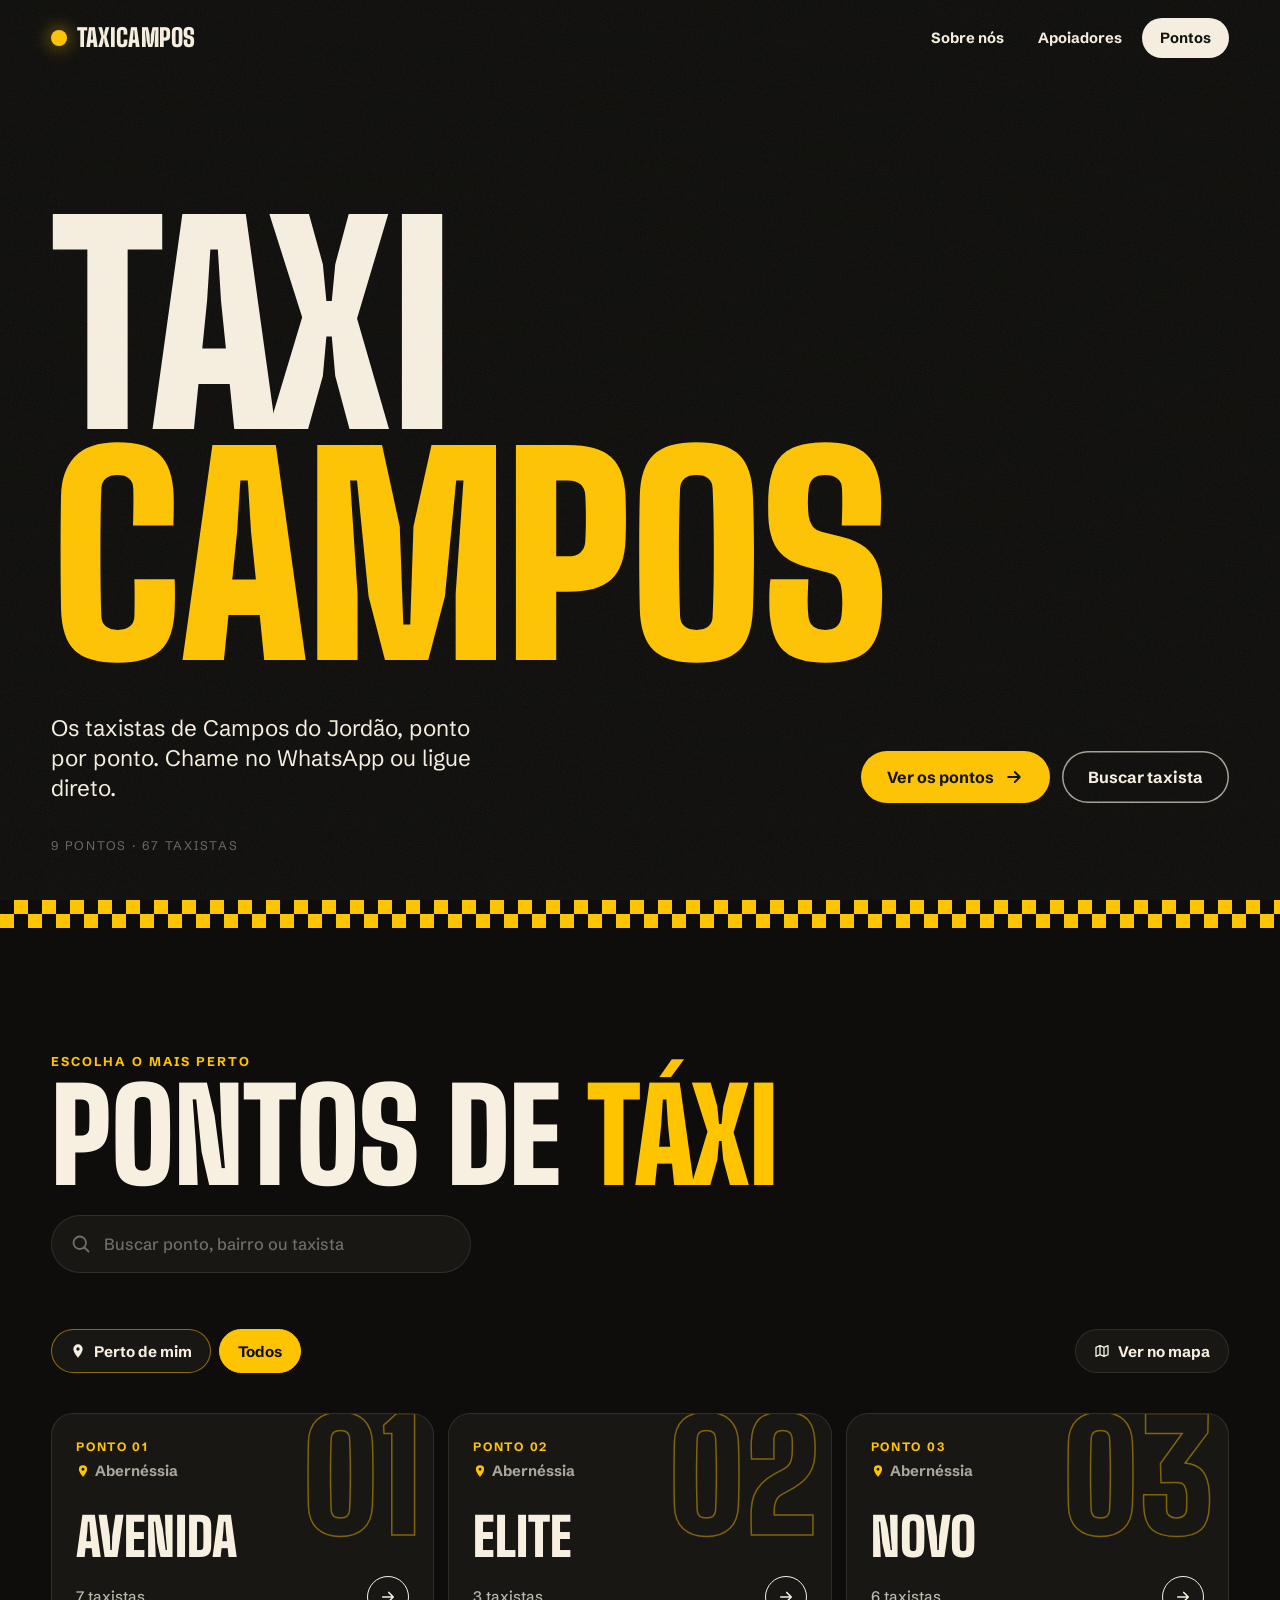
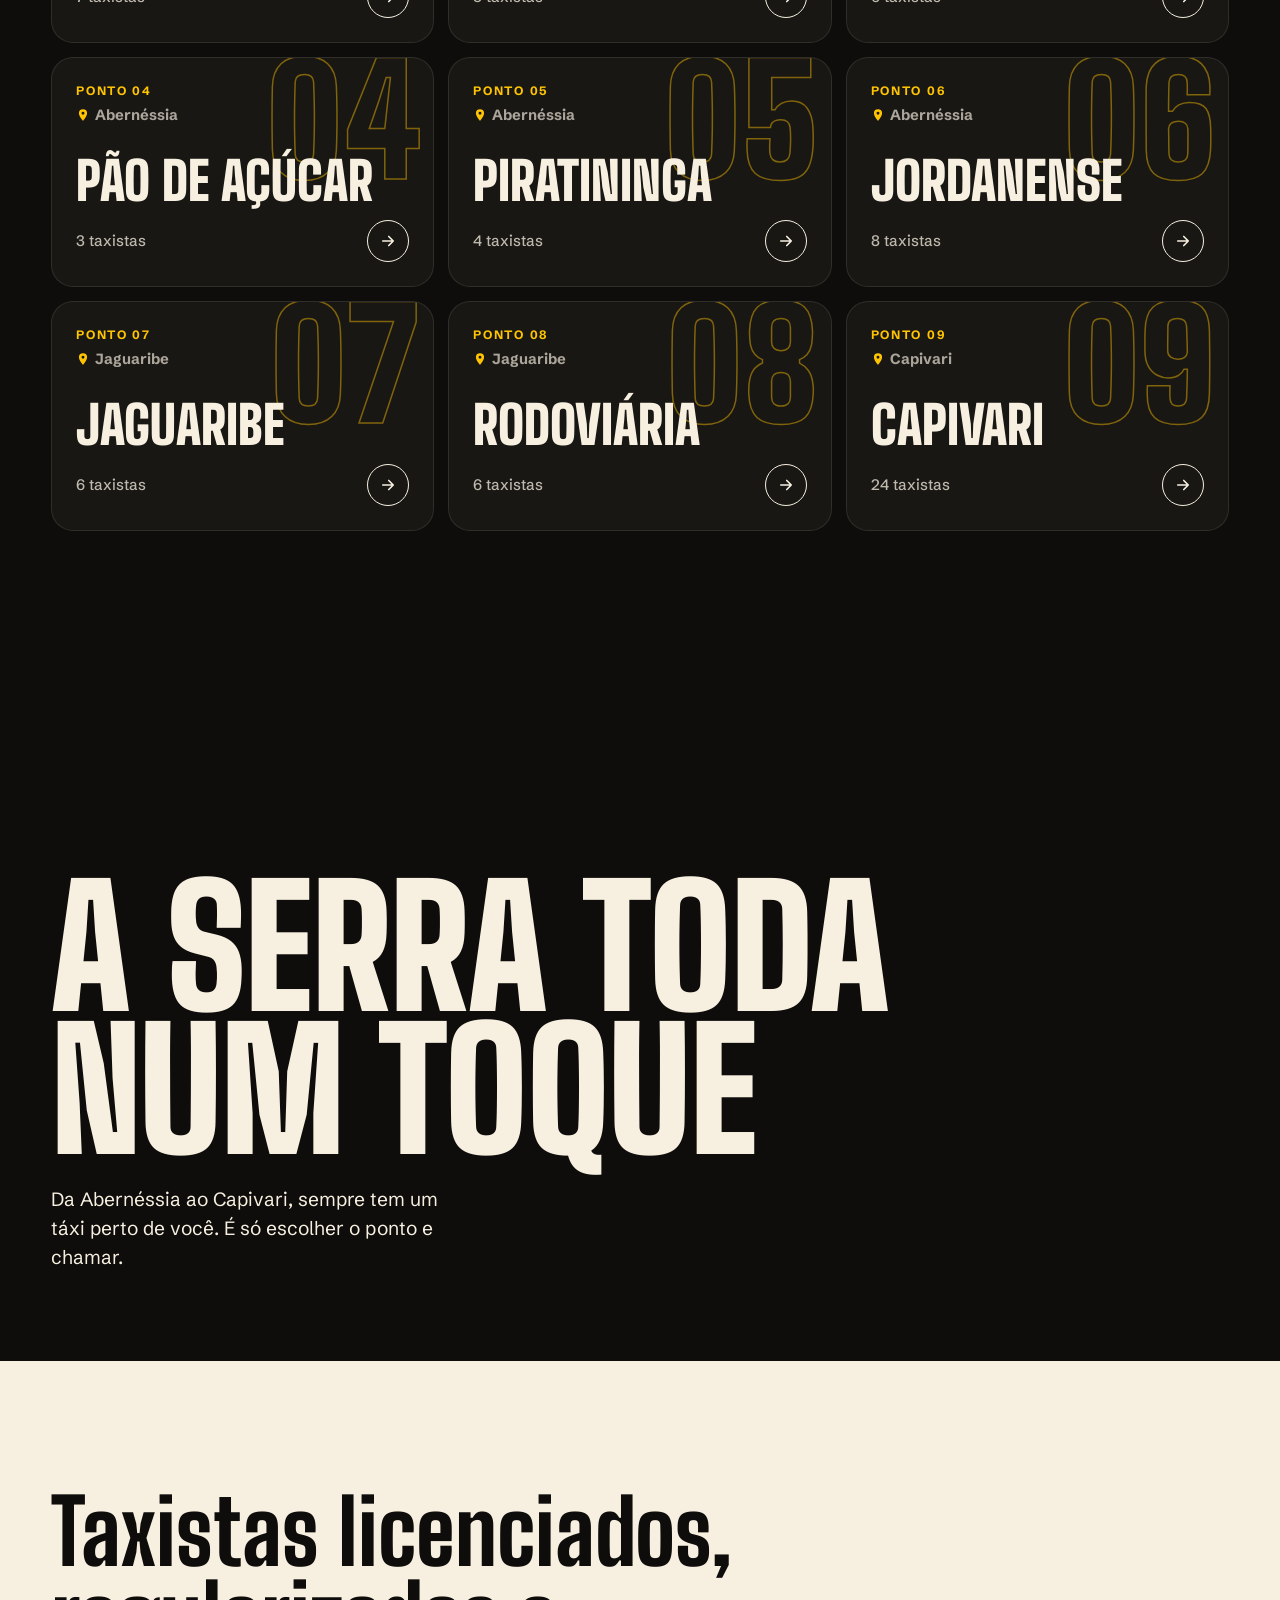
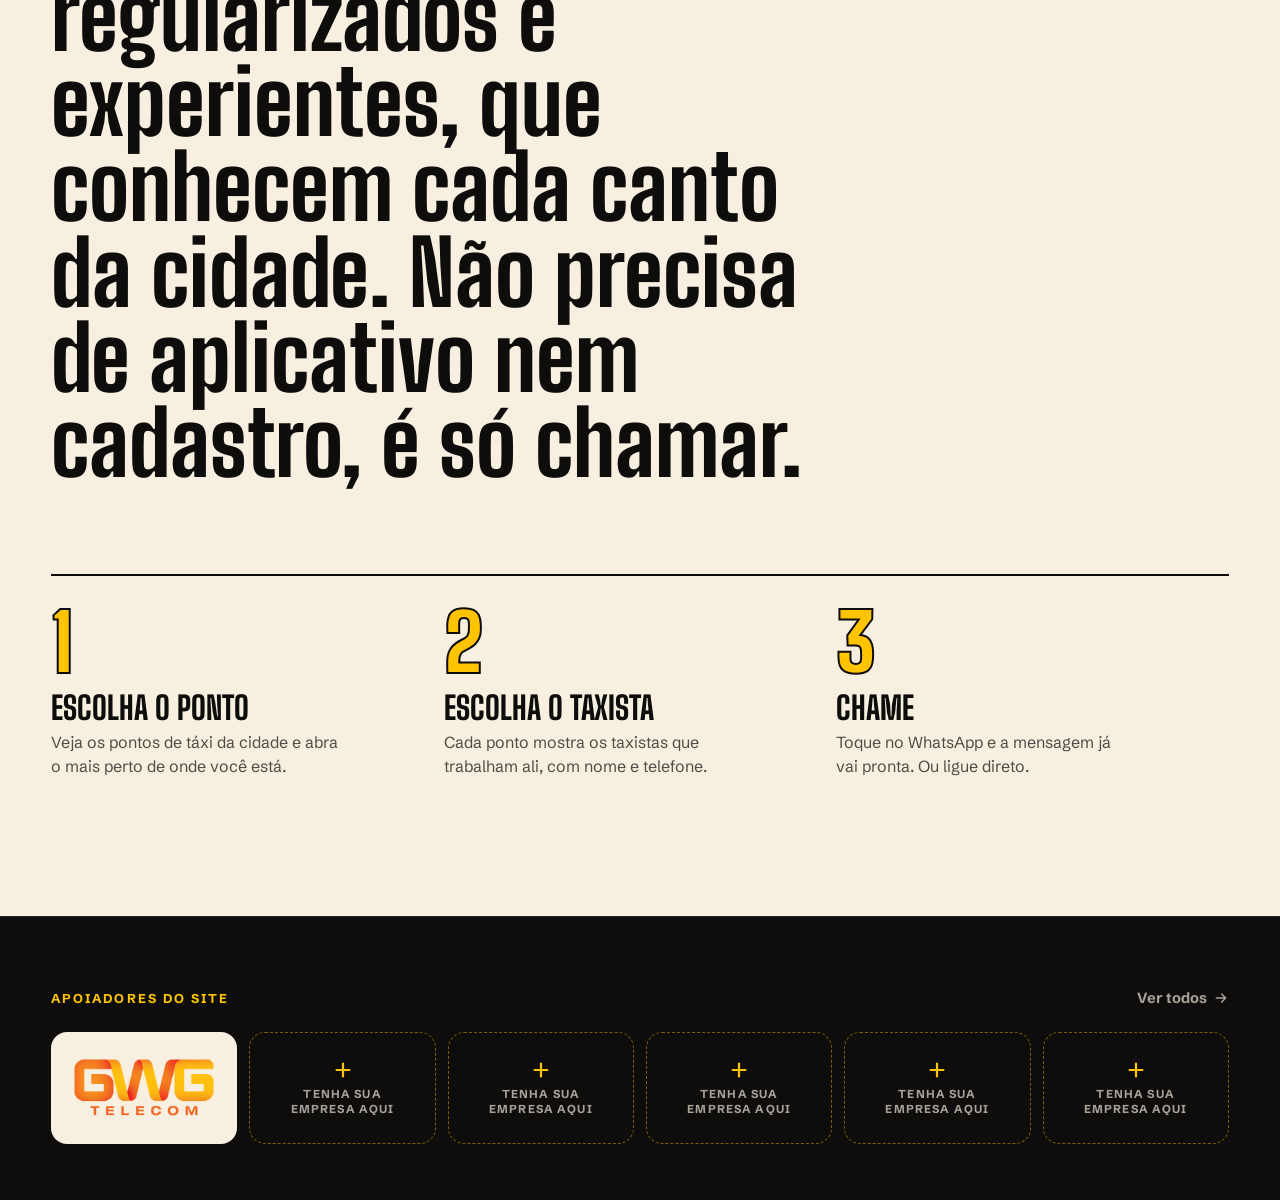
<file: index.html>
<!DOCTYPE html>
<html lang="pt-BR">
<head>
  <meta charset="UTF-8">
  <meta name="viewport" content="width=device-width, initial-scale=1">
  <meta name="description" content="Os taxistas de Campos do Jordão, ponto por ponto. Chame no WhatsApp ou ligue direto.">
  <meta name="theme-color" content="#0E0D0B">
  <title>TaxiCampos — Táxi em Campos do Jordão</title>
  <link rel="icon" type="image/png" href="icones/favicon-64.png">
  <link rel="apple-touch-icon" href="icones/apple-touch-icon.png">
  <link rel="manifest" href="manifest.webmanifest">
  <meta name="apple-mobile-web-app-capable" content="yes">
  <meta name="mobile-web-app-capable" content="yes">
  <meta name="apple-mobile-web-app-status-bar-style" content="black-translucent">
  <meta name="apple-mobile-web-app-title" content="TaxiCampos">

  <!-- Prévia ao compartilhar o link (WhatsApp, Facebook, Instagram...) -->
  <meta property="og:type" content="website">
  <meta property="og:locale" content="pt_BR">
  <meta property="og:site_name" content="TaxiCampos">
  <meta property="og:title" content="TaxiCampos — Táxi em Campos do Jordão">
  <meta property="og:description" content="Os taxistas de Campos do Jordão, ponto por ponto. Chame no WhatsApp ou ligue direto.">
  <meta property="og:image" content="https://raw.githubusercontent.com/Henrique-Inf/TaxiCampos/main/icones/compartilhar.png">
  <meta property="og:image:width" content="1200">
  <meta property="og:image:height" content="630">
  <meta property="og:image:alt" content="TaxiCampos: táxi em Campos do Jordão, com botões de WhatsApp e Ligar">
  <meta name="twitter:card" content="summary_large_image">
  <link rel="preload" href="fontes/big-shoulders-display-latin-900-normal.woff2" as="font" type="font/woff2" crossorigin>
  <link rel="preload" href="fontes/schibsted-grotesk-latin-400-normal.woff2" as="font" type="font/woff2" crossorigin>
  <link rel="preconnect" href="https://images.unsplash.com">
  <link rel="stylesheet" href="estilo.css">
</head>
<body>
  <header class="nav">
    <a href="#/" class="nav__marca" aria-label="TaxiCampos, página inicial">
      <span class="nav__ponto" aria-hidden="true"></span>TaxiCampos
    </a>
    <nav class="nav__links">
      <a href="#/sobre" class="nav__link">Sobre nós</a>
      <a href="#/apoiadores" class="nav__link">Apoiadores</a>
      <a href="#/" class="nav__botao" data-rolar="pontos">Pontos</a>
    </nav>
  </header>

  <main id="app" aria-live="polite"></main>

  <footer class="rodape" id="rodape" aria-label="Apoiadores"></footer>

  <div class="instalar" id="instalar" hidden>
    <img src="icones/icone-192.png" alt="" width="44" height="44">
    <p><strong>Instale o TaxiCampos</strong><span>Fica na tela inicial, como um app.</span></p>
    <button type="button" class="btn btn--amarelo" id="instalar-sim">Instalar</button>
    <button type="button" class="instalar__fechar" id="instalar-nao" aria-label="Fechar">×</button>
  </div>

  <dialog class="dialogo" id="dialogo-ios">
    <h2>Instalar no iPhone</h2>
    <ol>
      <li>Toque no botão <strong>Compartilhar</strong> do Safari (o quadrado com a seta para cima).</li>
      <li>Role e toque em <strong>Adicionar à Tela de Início</strong>.</li>
      <li>Toque em <strong>Adicionar</strong>. O TaxiCampos aparece junto dos seus apps.</li>
    </ol>
    <form method="dialog"><button class="btn btn--amarelo">Entendi</button></form>
  </dialog>

  <script src="dados.js"></script>
  <script src="app.js"></script>
</body>
</html>
</file>
<file: estilo.css>
/* =========================================================
   Fontes (hospedadas no próprio site, licença OFL)
   ========================================================= */

@font-face { font-family: "Big Shoulders"; src: url("fontes/big-shoulders-display-latin-700-normal.woff2") format("woff2"); font-weight: 700; font-display: swap; }
@font-face { font-family: "Big Shoulders"; src: url("fontes/big-shoulders-display-latin-800-normal.woff2") format("woff2"); font-weight: 800; font-display: swap; }
@font-face { font-family: "Big Shoulders"; src: url("fontes/big-shoulders-display-latin-900-normal.woff2") format("woff2"); font-weight: 900; font-display: swap; }
@font-face { font-family: "Schibsted"; src: url("fontes/schibsted-grotesk-latin-400-normal.woff2") format("woff2"); font-weight: 400; font-display: swap; }
@font-face { font-family: "Schibsted"; src: url("fontes/schibsted-grotesk-latin-500-normal.woff2") format("woff2"); font-weight: 500; font-display: swap; }
@font-face { font-family: "Schibsted"; src: url("fontes/schibsted-grotesk-latin-700-normal.woff2") format("woff2"); font-weight: 700; font-display: swap; }

/* =========================================================
   Base
   ========================================================= */

:root {
  --noite: #0E0D0B;
  --carvao: #191714;
  --carvao-2: #221F1A;
  --linha: rgba(247, 240, 225, .1);
  --creme: #F7F0E1;
  --creme-suave: rgba(247, 240, 225, .66);
  --creme-fraco: rgba(247, 240, 225, .4);
  --amarelo: #FFC400;
  --amarelo-claro: #FFD43B;
  --verde: #25D366;
  --verde-escuro: #1DB257;

  --display: "Big Shoulders", "Arial Narrow", Impact, sans-serif;
  --texto: "Schibsted", system-ui, -apple-system, "Segoe UI", Roboto, sans-serif;

  --margem: clamp(18px, 4vw, 56px);
  --raio: 22px;
}

* { box-sizing: border-box; }

html { -webkit-text-size-adjust: 100%; scroll-behavior: smooth; }

body {
  margin: 0;
  font-family: var(--texto);
  font-size: 1rem;
  line-height: 1.5;
  color: var(--creme);
  background: var(--noite);
  -webkit-font-smoothing: antialiased;
  overflow-x: hidden;
}

/* granulado de filme por cima de tudo */
body::after {
  content: "";
  position: fixed;
  inset: 0;
  z-index: 100;
  pointer-events: none;
  opacity: .07;
  background-image: url("data:image/svg+xml,%3Csvg xmlns='http://www.w3.org/2000/svg' width='220' height='220'%3E%3Cfilter id='g'%3E%3CfeTurbulence type='fractalNoise' baseFrequency='.85' numOctaves='3' stitchTiles='stitch'/%3E%3C/filter%3E%3Crect width='100%25' height='100%25' filter='url(%23g)'/%3E%3C/svg%3E");
}

a { color: inherit; }
img { max-width: 100%; }

::selection { background: var(--amarelo); color: var(--noite); }

:focus-visible { outline: 3px solid var(--amarelo); outline-offset: 3px; }

.sr-only {
  position: absolute; width: 1px; height: 1px; padding: 0; margin: -1px;
  overflow: hidden; clip: rect(0,0,0,0); white-space: nowrap; border: 0;
}

.display {
  font-family: var(--display);
  font-weight: 900;
  text-transform: uppercase;
  line-height: .86;
  letter-spacing: -.005em;
  margin: 0;
}

/* =========================================================
   Navegação
   ========================================================= */

.nav {
  position: absolute;
  top: 0; left: 0; right: 0;
  z-index: 20;
  display: flex;
  justify-content: space-between;
  align-items: center;
  gap: 12px;
  padding: 18px var(--margem);
}

.nav__marca {
  justify-self: start;
  display: inline-flex;
  align-items: center;
  gap: 10px;
  font-family: var(--display);
  font-weight: 900;
  font-size: 1.55rem;
  text-transform: uppercase;
  text-decoration: none;
  letter-spacing: .01em;
}
.nav__ponto {
  width: 16px; height: 16px;
  border-radius: 50%;
  background: var(--amarelo);
  box-shadow: 0 0 18px rgba(255, 196, 0, .7);
}


.nav__links { display: flex; align-items: center; gap: 6px; }
.nav__link, .nav__botao { white-space: nowrap; }
.nav__link {
  padding: 9px 14px;
  border-radius: 999px;
  font-weight: 700;
  font-size: .92rem;
  text-decoration: none;
  transition: background .2s, color .2s;
}
.nav__link:hover { background: rgba(247, 240, 225, .1); color: var(--amarelo); }

.nav__botao {
  justify-self: end;
  padding: 9px 18px;
  border-radius: 999px;
  background: var(--creme);
  color: var(--noite);
  font-weight: 700;
  font-size: .92rem;
  text-decoration: none;
  transition: background .2s, transform .2s;
}
.nav__botao:hover { background: var(--amarelo); }

@media (max-width: 640px) {
  .nav__marca { font-size: 1.35rem; }
  .nav__link { padding: 9px 8px; }
}
@media (max-width: 440px) {
  .nav { padding-left: 14px; padding-right: 14px; }
  .nav__marca { gap: 7px; font-size: 1.2rem; }
  .nav__ponto { width: 12px; height: 12px; }
  .nav__links { gap: 2px; }
  .nav__link, .nav__botao { font-size: .84rem; }
  .nav__link { padding: 8px 7px; }
  .nav__botao { padding: 8px 12px; }
}
@media (max-width: 385px) {
  .nav { padding-left: 10px; padding-right: 10px; gap: 6px; }
  .nav__marca { gap: 5px; font-size: .98rem; }
  .nav__ponto { width: 10px; height: 10px; }
  .nav__link, .nav__botao { font-size: .74rem; }
  .nav__link { padding: 7px 4px; }
  .nav__botao { padding: 7px 9px; }
}

/* =========================================================
   Botões
   ========================================================= */

.btn {
  display: inline-flex;
  align-items: center;
  justify-content: center;
  gap: 10px;
  min-height: 52px;
  padding: 0 26px;
  border-radius: 999px;
  border: 0;
  font: 700 1rem var(--texto);
  text-decoration: none;
  cursor: pointer;
  transition: transform .15s, background-color .2s, color .2s, box-shadow .2s;
}
.btn:active { transform: scale(.97); }
.btn svg { width: 20px; height: 20px; flex: none; }

.btn--amarelo { background: var(--amarelo); color: var(--noite); }
.btn--amarelo:hover { background: var(--amarelo-claro); box-shadow: 0 8px 30px rgba(255, 196, 0, .3); }

.btn--fantasma { background: transparent; color: var(--creme); box-shadow: inset 0 0 0 1.5px var(--creme-suave); }
.btn--fantasma:hover { box-shadow: inset 0 0 0 1.5px var(--creme); background: rgba(247, 240, 225, .06); }

.btn--whats { background: var(--verde); color: #06210F; }
.btn--whats:hover { background: #3BE37A; box-shadow: 0 8px 26px rgba(37, 211, 102, .28); }

/* =========================================================
   Capa (página inicial)
   ========================================================= */

.capa {
  position: relative;
  min-height: 100svh;
  display: flex;
  flex-direction: column;
  justify-content: flex-end;
  padding: 120px var(--margem) 44px;
  overflow: hidden;
  isolation: isolate;
  background: var(--noite);
}
.capa__foto {
  position: absolute;
  inset: 0;
  z-index: -1;
  background:
    linear-gradient(180deg, rgba(14,13,11,.55) 0%, rgba(14,13,11,.1) 30%, rgba(14,13,11,.35) 58%, var(--noite) 100%),
    radial-gradient(ellipse at 30% 30%, transparent 0%, rgba(14,13,11,.5) 80%),
    url("https://images.unsplash.com/photo-1556122071-e404eaedb77f?auto=format&fit=crop&w=2200&q=70") center 38% / cover no-repeat;
  animation: aproximar 18s ease-out both;
}
@media (max-width: 700px) {
  .capa__foto {
    background:
      linear-gradient(180deg, rgba(14,13,11,.55) 0%, rgba(14,13,11,.1) 30%, rgba(14,13,11,.45) 55%, var(--noite) 100%),
      url("https://images.unsplash.com/photo-1556122071-e404eaedb77f?auto=format&fit=crop&w=1100&q=70") 62% 30% / cover no-repeat;
  }
}

.capa__titulo {
  font-size: clamp(5.2rem, 21vw, 17rem);
  animation: subir .9s cubic-bezier(.2, .7, .2, 1) both;
}
.capa__titulo span { display: block; }
.capa__titulo .amarelo { color: var(--amarelo); }

.capa__rodape {
  display: flex;
  justify-content: space-between;
  align-items: flex-end;
  gap: 24px 40px;
  flex-wrap: wrap;
  margin-top: clamp(22px, 4vw, 40px);
  animation: subir .9s .15s cubic-bezier(.2, .7, .2, 1) both;
}
.capa__texto {
  max-width: 30ch;
  margin: 0;
  font-size: clamp(1.1rem, 2vw, 1.4rem);
  line-height: 1.35;
  color: var(--creme);
}
.capa__acoes { display: flex; gap: 12px; flex-wrap: wrap; }

.capa__dica {
  margin: 34px 0 0;
  font-size: .78rem;
  letter-spacing: .14em;
  text-transform: uppercase;
  color: var(--creme-fraco);
}

@keyframes subir { from { opacity: 0; transform: translateY(40px); } to { opacity: 1; transform: none; } }
@keyframes aproximar { from { transform: scale(1.12); } to { transform: scale(1); } }

@media (prefers-reduced-motion: reduce) {
  *, *::before, *::after { animation: none !important; transition: none !important; }
  html { scroll-behavior: auto; }
}

/* faixa quadriculada de táxi */
.xadrez {
  height: 28px;
  background:
    repeating-conic-gradient(var(--amarelo) 0 25%, var(--noite) 0 50%) 0 0 / 28px 28px;
  border-block: 0;
}
.xadrez--fina { height: 14px; background-size: 14px 14px; }

/* =========================================================
   Seções
   ========================================================= */

.secao { padding: clamp(64px, 10vw, 130px) var(--margem); }

.secao__topo {
  display: flex;
  justify-content: space-between;
  align-items: flex-end;
  gap: 24px 40px;
  flex-wrap: wrap;
  margin-bottom: clamp(28px, 5vw, 56px);
}
.secao__titulo { font-size: clamp(3.4rem, 10vw, 8rem); }
.secao__titulo .amarelo { color: var(--amarelo); }
.rotulo {
  display: block;
  margin-bottom: 14px;
  font-family: var(--texto);
  font-size: .8rem;
  font-weight: 700;
  letter-spacing: .16em;
  text-transform: uppercase;
  color: var(--amarelo);
}

/* busca */
.busca {
  position: relative;
  width: min(100%, 420px);
}
.busca svg {
  position: absolute;
  left: 20px; top: 50%;
  width: 20px; height: 20px;
  transform: translateY(-50%);
  color: var(--creme-fraco);
  pointer-events: none;
}
.busca input {
  width: 100%;
  height: 58px;
  padding: 0 22px 0 52px;
  border-radius: 999px;
  border: 1.5px solid var(--linha);
  background: var(--carvao);
  color: var(--creme);
  font: 500 1.02rem var(--texto);
  outline: none;
  transition: border-color .2s, background .2s;
}
.busca input::placeholder { color: var(--creme-fraco); }
.busca input:focus { border-color: var(--amarelo); background: var(--carvao-2); }

.subtitulo-lista {
  margin: 48px 0 18px;
  font-size: .8rem;
  font-weight: 700;
  letter-spacing: .16em;
  text-transform: uppercase;
  color: var(--creme-fraco);
}
.subtitulo-lista:first-child { margin-top: 0; }

.vazio {
  padding: 60px 0;
  text-align: center;
  font-size: 1.1rem;
  color: var(--creme-suave);
}

/* =========================================================
   Filtros (Perto de mim)
   ========================================================= */

.filtros {
  display: flex;
  gap: 8px;
  flex-wrap: wrap;
  margin-bottom: clamp(26px, 4vw, 40px);
}
.filtro {
  display: inline-flex;
  align-items: center;
  gap: 8px;
  min-height: 44px;
  padding: 0 18px;
  border-radius: 999px;
  border: 1.5px solid var(--linha);
  background: var(--carvao);
  color: var(--creme);
  font: 700 .95rem var(--texto);
  cursor: pointer;
  transition: background .2s, color .2s, border-color .2s;
}
.filtro span {
  display: inline-grid;
  place-items: center;
  min-width: 22px;
  height: 22px;
  padding: 0 6px;
  border-radius: 999px;
  background: rgba(247, 240, 225, .1);
  font-size: .75rem;
}
.filtro:hover { border-color: var(--amarelo); }
.filtro svg { width: 16px; height: 16px; flex: none; }
.filtro--perto { border-color: rgba(255, 196, 0, .5); }
.filtro--mapa { margin-left: auto; }
@media (max-width: 480px) { .filtro--mapa { margin-left: 0; } }
.aviso-local { margin: -14px 0 24px; color: var(--amarelo); font-size: .92rem; }
.ponto__topo { display: flex; flex-direction: column; align-items: flex-start; gap: 4px; }
.ponto__bairro {
  display: inline-flex;
  align-items: center;
  gap: 5px;
  font-size: .92rem;
  font-weight: 600;
  color: var(--creme-suave);
  transition: color .25s;
}
.ponto__bairro svg { width: 14px; height: 14px; color: var(--amarelo); transition: color .25s; }
.ponto:hover .ponto__bairro, .ponto:focus-visible .ponto__bairro,
.ponto:hover .ponto__bairro svg, .ponto:focus-visible .ponto__bairro svg { color: var(--noite); }
.ponto__distancia {
  display: inline-flex;
  align-items: center;
  gap: 4px;
  margin-top: 6px;
  font-size: .85rem;
  font-weight: 700;
  color: var(--creme);
}
.ponto__distancia svg { width: 14px; height: 14px; color: var(--amarelo); }
.ponto:hover .ponto__distancia, .ponto:focus-visible .ponto__distancia,
.ponto:hover .ponto__distancia svg, .ponto:focus-visible .ponto__distancia svg { color: var(--noite); }
.filtro[aria-pressed="true"] { background: var(--amarelo); border-color: var(--amarelo); color: var(--noite); }
.filtro[aria-pressed="true"] span { background: rgba(14, 13, 11, .15); }

.topo-ponto__regiao {
  display: inline-flex;
  align-items: center;
  gap: 6px;
  margin-left: 6px;
  letter-spacing: .1em;
  color: var(--creme);
}
.topo-ponto__regiao svg { width: 16px; height: 16px; color: var(--amarelo); }

/* =========================================================
   Cartões de ponto
   ========================================================= */

.grade-pontos {
  display: grid;
  grid-template-columns: repeat(auto-fill, minmax(min(100%, 290px), 1fr));
  gap: 14px;
}

.ponto {
  position: relative;
  display: flex;
  flex-direction: column;
  justify-content: space-between;
  gap: 20px;
  min-height: 230px;
  padding: 24px;
  border-radius: var(--raio);
  background: var(--carvao);
  border: 1px solid var(--linha);
  text-decoration: none;
  overflow: hidden;
  isolation: isolate;
  transition: background-color .25s, color .25s, transform .25s, border-color .25s;
}
@media (max-width: 640px) { .ponto { min-height: 180px; } .ponto__numero { font-size: 8rem; } }
.ponto:hover, .ponto:focus-visible {
  background: var(--amarelo);
  border-color: var(--amarelo);
  color: var(--noite);
  transform: translateY(-4px);
}

.ponto__numero {
  position: absolute;
  top: -14px; right: 12px;
  z-index: -1;
  font-family: var(--display);
  font-weight: 900;
  font-size: 9.5rem;
  line-height: 1;
  color: transparent;
  -webkit-text-stroke: 1.5px rgba(255, 196, 0, .45);
  transition: color .25s, -webkit-text-stroke-color .25s;
}
.ponto:hover .ponto__numero, .ponto:focus-visible .ponto__numero {
  color: rgba(14, 13, 11, .1);
  -webkit-text-stroke-color: rgba(14, 13, 11, .35);
}

.ponto__rotulo {
  font-size: .76rem;
  font-weight: 700;
  letter-spacing: .14em;
  text-transform: uppercase;
  color: var(--amarelo);
  transition: color .25s;
}
.ponto:hover .ponto__rotulo, .ponto:focus-visible .ponto__rotulo { color: var(--noite); }

.ponto__nome {
  margin: 0;
  font-family: var(--display);
  font-weight: 900;
  font-size: clamp(2.6rem, 5vw, 3.3rem);
  line-height: .88;
  text-transform: uppercase;
}
.ponto__rodape {
  display: flex;
  justify-content: space-between;
  align-items: center;
  gap: 10px;
  margin-top: 16px;
  font-size: .95rem;
  font-weight: 500;
}
.ponto__rodape span:first-child { opacity: .75; }
.ponto__seta {
  display: grid;
  place-items: center;
  width: 42px; height: 42px;
  border-radius: 50%;
  border: 1.5px solid currentColor;
  transition: transform .25s;
}
.ponto__seta svg { width: 18px; height: 18px; }
.ponto:hover .ponto__seta { transform: rotate(-45deg); }

/* =========================================================
   Faixa com foto (a serra)
   ========================================================= */

.faixa {
  position: relative;
  min-height: 78svh;
  display: flex;
  align-items: flex-end;
  padding: clamp(40px, 7vw, 90px) var(--margem);
  isolation: isolate;
  overflow: hidden;
}
.faixa::before {
  content: "";
  position: absolute;
  inset: 0;
  z-index: -1;
  background:
    linear-gradient(180deg, var(--noite) 0%, rgba(14,13,11,.15) 30%, rgba(14,13,11,.25) 60%, rgba(14,13,11,.88) 100%),
    url("https://images.unsplash.com/photo-1610721832411-335b30a7926a?auto=format&fit=crop&w=2200&q=70") center / cover no-repeat;
}
.faixa__conteudo {
  width: 100%;
  display: flex;
  justify-content: space-between;
  align-items: flex-end;
  gap: 24px 48px;
  flex-wrap: wrap;
}
.faixa__titulo { font-size: clamp(4rem, 13vw, 11rem); }
.faixa__texto {
  max-width: 34ch;
  margin: 0;
  font-size: clamp(1.02rem, 1.6vw, 1.2rem);
  color: var(--creme);
}

/* =========================================================
   Como funciona (seção clara)
   ========================================================= */

.claro {
  background: var(--creme);
  color: var(--noite);
}
.manifesto {
  max-width: 19ch;
  margin: 0;
  font-family: var(--display);
  font-weight: 800;
  font-size: clamp(2.6rem, 7vw, 6rem);
  line-height: .95;
}

.passos {
  display: grid;
  grid-template-columns: repeat(auto-fit, minmax(min(100%, 240px), 1fr));
  gap: 0;
  margin: clamp(44px, 7vw, 90px) 0 0;
  padding: 0;
  list-style: none;
  border-top: 2px solid var(--noite);
}
.passos li {
  padding: 26px 26px 10px 0;
}
.passos b {
  display: block;
  font-family: var(--display);
  font-weight: 900;
  font-size: 5rem;
  line-height: 1;
  color: var(--amarelo);
  -webkit-text-stroke: 2px var(--noite);
}
.passos h3 {
  margin: 10px 0 6px;
  font-family: var(--display);
  font-weight: 800;
  font-size: 2rem;
  text-transform: uppercase;
  line-height: 1;
}
.passos p { margin: 0; max-width: 30ch; color: rgba(14, 13, 11, .72); }

/* =========================================================
   Página do ponto
   ========================================================= */

.topo-ponto {
  position: relative;
  min-height: 72svh;
  display: flex;
  flex-direction: column;
  justify-content: flex-end;
  padding: 120px var(--margem) 44px;
  isolation: isolate;
  overflow: hidden;
}
.topo-ponto::before {
  content: "";
  position: absolute;
  inset: 0;
  z-index: -1;
  background:
    linear-gradient(180deg, rgba(14,13,11,.7) 0%, rgba(14,13,11,.35) 35%, rgba(14,13,11,.6) 70%, var(--noite) 100%),
    url("https://images.unsplash.com/photo-1668861711790-17594ba17413?auto=format&fit=crop&w=2000&q=70") center 30% / cover no-repeat;
  animation: aproximar 18s ease-out both;
}

.voltar {
  align-self: flex-start;
  display: inline-flex;
  align-items: center;
  gap: 8px;
  margin-bottom: auto;
  padding: 9px 16px 9px 12px;
  border-radius: 999px;
  background: rgba(14, 13, 11, .55);
  border: 1px solid var(--linha);
  backdrop-filter: blur(10px);
  -webkit-backdrop-filter: blur(10px);
  font-weight: 700;
  font-size: .9rem;
  text-decoration: none;
  transition: background .2s;
}
.voltar:hover { background: rgba(14, 13, 11, .85); }
.voltar svg { width: 18px; height: 18px; transform: rotate(180deg); }

.topo-ponto__rotulo {
  display: inline-flex;
  align-items: center;
  gap: 12px;
  margin: 40px 0 10px;
  font-weight: 700;
  font-size: .85rem;
  letter-spacing: .16em;
  text-transform: uppercase;
  color: var(--amarelo);
}
.topo-ponto__rotulo b {
  font-family: var(--display);
  font-size: 1.6rem;
  letter-spacing: 0;
  padding: 2px 12px;
  border-radius: 8px;
  background: var(--amarelo);
  color: var(--noite);
}
.topo-ponto__nome {
  font-size: clamp(4.6rem, 17vw, 14rem);
  animation: subir .8s cubic-bezier(.2, .7, .2, 1) both;
}
.topo-ponto__info {
  display: flex;
  align-items: center;
  gap: 14px 24px;
  flex-wrap: wrap;
  margin-top: 22px;
  font-size: 1.05rem;
  color: var(--creme-suave);
}
.topo-ponto__info strong { color: var(--creme); }

/* =========================================================
   Cartões de taxista
   ========================================================= */

.grade-taxistas {
  display: grid;
  grid-template-columns: repeat(auto-fill, minmax(min(100%, 330px), 1fr));
  gap: 14px;
}

.taxista {
  display: flex;
  flex-direction: column;
  gap: 22px;
  padding: 22px;
  border-radius: var(--raio);
  background: var(--carvao);
  border: 1px solid var(--linha);
  transition: border-color .25s, background-color .25s;
}
.taxista:hover { border-color: rgba(255, 196, 0, .45); background: var(--carvao-2); }

.taxista__topo { display: flex; align-items: center; gap: 16px; min-width: 0; }

.foto {
  flex: none;
  width: 82px; height: 82px;
  border-radius: 50%;
  object-fit: cover;
  box-shadow: 0 0 0 3px var(--carvao), 0 0 0 5px var(--amarelo);
  background: var(--carvao-2);
}
.foto-iniciais {
  display: grid;
  place-items: center;
  background: var(--amarelo);
  color: var(--noite);
  font-family: var(--display);
  font-weight: 900;
  font-size: 2.1rem;
  line-height: 1;
}

.taxista__info { min-width: 0; }
.taxista__nome {
  margin: 0;
  font-family: var(--display);
  font-weight: 900;
  font-size: 2.15rem;
  line-height: .9;
  text-transform: uppercase;
  overflow-wrap: anywhere;
}
.taxista__carro { margin: 8px 0 0; color: var(--creme); font-weight: 500; min-height: 1.5em; }
.taxista__carro span { color: var(--amarelo); font-weight: 700; }
.taxista__tel {
  margin: 4px 0 0;
  color: var(--creme-suave);
  font-variant-numeric: tabular-nums;
  letter-spacing: .02em;
}
.taxista__ponto { margin: 6px 0 0; font-size: .88rem; }
.taxista__ponto a { color: var(--amarelo); text-decoration: none; font-weight: 700; }
.taxista__ponto a:hover { text-decoration: underline; }

.acoes { display: grid; grid-template-columns: 1fr 1fr; gap: 10px; }
.acoes .btn { padding: 0 14px; }
.acoes .btn:only-child { grid-column: 1 / -1; }

/* =========================================================
   Apoiadores
   ========================================================= */

.topo-simples {
  position: relative;
  display: flex;
  flex-direction: column;
  padding: 120px var(--margem) clamp(44px, 7vw, 80px);
  overflow: hidden;
  isolation: isolate;
}
.topo-simples::before {
  content: "";
  position: absolute;
  inset: 0;
  z-index: -1;
  background: radial-gradient(ellipse 60% 70% at 85% 10%, rgba(255, 196, 0, .16), transparent 70%);
}
.topo-simples .voltar { margin-bottom: clamp(40px, 7vw, 80px); }
.topo-simples__titulo {
  font-size: clamp(4.2rem, 17vw, 14rem);
  animation: subir .8s cubic-bezier(.2, .7, .2, 1) both;
}
.topo-simples__titulo .amarelo { color: var(--amarelo); }
.topo-simples__texto {
  max-width: 44ch;
  margin: 22px 0 0;
  font-size: clamp(1.05rem, 1.8vw, 1.3rem);
  color: var(--creme-suave);
}

.grade-apoiadores {
  display: grid;
  grid-template-columns: repeat(auto-fill, minmax(min(100%, 280px), 1fr));
  gap: 14px;
}
@media (min-width: 900px) { .grade-apoiadores { grid-template-columns: repeat(3, 1fr); } }

.apoiador {
  display: flex;
  flex-direction: column;
  border-radius: var(--raio);
  background: var(--carvao);
  border: 1px solid var(--linha);
  text-decoration: none;
  overflow: hidden;
  transition: border-color .25s, transform .25s;
}
a.apoiador:hover { border-color: var(--amarelo); transform: translateY(-4px); }

.apoiador__logo {
  display: grid;
  place-items: center;
  aspect-ratio: 16 / 9;
  padding: 26px;
  background: var(--creme);
  color: var(--noite);
}
.apoiador__logo { min-height: 0; }
.apoiador__logo img { display: block; width: 100%; height: 100%; min-height: 0; object-fit: contain; }
.logo-nome {
  font-family: var(--display);
  font-weight: 900;
  font-size: 2rem;
  line-height: .95;
  text-transform: uppercase;
  text-align: center;
}

.apoiador__info { padding: 20px 22px 22px; }
.apoiador__nome {
  margin: 0;
  font-family: var(--display);
  font-weight: 900;
  font-size: 1.9rem;
  line-height: .95;
  text-transform: uppercase;
}
.apoiador__descricao { margin: 8px 0 0; color: var(--creme-suave); }
.apoiador__link {
  display: inline-flex;
  align-items: center;
  gap: 6px;
  margin-top: 14px;
  font-weight: 700;
  font-size: .92rem;
  color: var(--amarelo);
}
.apoiador__link svg { width: 16px; height: 16px; transition: transform .2s; }
a.apoiador:hover .apoiador__link svg { transform: translateX(4px); }

/* vagas "Tenha sua empresa aqui" */
.aviso-apoio {
  max-width: 52ch;
  margin: 18px 0 0;
  padding: 14px 18px;
  border-left: 3px solid var(--amarelo);
  border-radius: 0 12px 12px 0;
  background: rgba(255, 196, 0, .07);
  font-size: .95rem;
  color: var(--creme-suave);
}
.topo-simples__texto strong { color: var(--creme); }

.apoiador.vaga {
  background: transparent;
  border: 1.5px dashed rgba(255, 196, 0, .45);
}
a.apoiador.vaga:hover { border-style: solid; border-color: var(--amarelo); background: rgba(255, 196, 0, .05); }
.vaga__logo {
  background: transparent;
  color: var(--amarelo);
  border-bottom: 1.5px dashed rgba(255, 196, 0, .3);
}
.vaga__logo svg { width: 54px; height: 54px; transition: transform .25s; }
a.apoiador.vaga:hover .vaga__logo svg { transform: rotate(90deg); }
.apoiador.vaga .apoiador__nome { font-size: 1.7rem; }

/* =========================================================
   Rodapé (apoiadores)
   ========================================================= */

.rodape {
  padding: clamp(44px, 6vw, 70px) var(--margem) clamp(36px, 5vw, 56px);
  border-top: 1px solid var(--linha);
}
.rodape[hidden] { display: none; }
.rodape__topo {
  display: flex;
  justify-content: space-between;
  align-items: center;
  gap: 16px;
  margin-bottom: 22px;
}
.rodape__topo .rotulo { margin: 0; }
.rodape__ver {
  display: inline-flex;
  align-items: center;
  gap: 6px;
  font-weight: 700;
  font-size: .92rem;
  text-decoration: none;
  color: var(--creme-suave);
  transition: color .2s;
}
.rodape__ver:hover { color: var(--amarelo); }
.rodape__ver svg { width: 16px; height: 16px; }

.rodape__logos {
  display: grid;
  grid-template-columns: repeat(auto-fill, minmax(150px, 1fr));
  gap: 12px;
}
@media (min-width: 900px) { .rodape__logos { grid-template-columns: repeat(6, 1fr); } }
.rodape__logo {
  display: grid;
  place-items: center;
  height: 112px;
  padding: 18px 22px;
  border-radius: 16px;
  background: var(--creme);
  color: var(--noite);
  text-decoration: none;
  transition: transform .25s, box-shadow .25s;
}
a.rodape__logo:hover { transform: translateY(-3px); box-shadow: 0 10px 30px rgba(255, 196, 0, .18); }
.rodape__logo img { display: block; max-width: 100%; max-height: 76px; object-fit: contain; }
.rodape__logo .logo-nome { font-size: 1.35rem; }
.rodape__logo.vaga {
  display: flex;
  flex-direction: column;
  justify-content: center;
  align-items: center;
  gap: 6px;
  background: transparent;
  border: 1.5px dashed rgba(255, 196, 0, .45);
  color: var(--creme-suave);
  font-size: .72rem;
  font-weight: 700;
  letter-spacing: .1em;
  text-transform: uppercase;
  text-align: center;
  line-height: 1.3;
}
.rodape__logo.vaga svg { width: 22px; height: 22px; color: var(--amarelo); }
a.rodape__logo.vaga:hover { border-style: solid; border-color: var(--amarelo); color: var(--creme); box-shadow: none; }

/* =========================================================
   Aviso para instalar o app
   ========================================================= */

.instalar {
  position: fixed;
  left: 12px;
  right: 12px;
  bottom: calc(16px + env(safe-area-inset-bottom));
  z-index: 50;
  max-width: 560px;
  margin: 0 auto;
  display: flex;
  align-items: center;
  gap: 12px;
  padding: 12px 12px 12px 14px;
  border-radius: 20px;
  background: rgba(34, 31, 26, .96);
  border: 1px solid rgba(255, 196, 0, .35);
  box-shadow: 0 18px 50px rgba(0, 0, 0, .5);
  backdrop-filter: blur(12px);
  -webkit-backdrop-filter: blur(12px);
  animation: subir .5s cubic-bezier(.2, .7, .2, 1) both;
}
.instalar[hidden] { display: none; }
.instalar img { flex: none; border-radius: 12px; }
.instalar p { flex: 1; min-width: 0; margin: 0; display: flex; flex-direction: column; line-height: 1.25; }
.instalar strong { font-size: .98rem; }
.instalar span { font-size: .84rem; color: var(--creme-suave); }
.instalar .btn { min-height: 42px; padding: 0 18px; font-size: .92rem; flex: none; }
.instalar__fechar {
  flex: none;
  width: 34px; height: 34px;
  border: 0;
  border-radius: 50%;
  background: transparent;
  color: var(--creme-suave);
  font-size: 1.5rem;
  line-height: 1;
  cursor: pointer;
}
.instalar__fechar:hover { background: rgba(247, 240, 225, .1); color: var(--creme); }

.dialogo {
  width: min(440px, calc(100% - 32px));
  padding: 26px;
  border: 1px solid var(--linha);
  border-radius: var(--raio);
  background: var(--carvao);
  color: var(--creme);
}
.dialogo::backdrop { background: rgba(0, 0, 0, .6); }
.dialogo h2 {
  margin: 0 0 14px;
  font-family: var(--display);
  font-weight: 900;
  font-size: 2.2rem;
  line-height: .95;
  text-transform: uppercase;
}
.dialogo ol { margin: 0 0 22px; padding-left: 20px; display: grid; gap: 10px; color: var(--creme-suave); }
.dialogo strong { color: var(--creme); }
.dialogo form { display: flex; justify-content: flex-end; }

/* =========================================================
   Pagamento da mensalidade
   ========================================================= */

.pagamento { display: grid; gap: 18px; max-width: 980px; }

.pix {
  display: grid;
  grid-template-columns: minmax(0, 300px) 1fr;
  gap: clamp(20px, 4vw, 44px);
  align-items: center;
  padding: clamp(20px, 4vw, 36px);
  border-radius: var(--raio);
  background: var(--carvao);
  border: 1px solid var(--linha);
}
@media (max-width: 700px) { .pix { grid-template-columns: 1fr; justify-items: center; text-align: center; } }

.pix__qr {
  width: 100%;
  max-width: 300px;
  aspect-ratio: 1;
  padding: 10px;
  border-radius: 18px;
  background: #fff;
  box-shadow: 0 0 0 4px var(--amarelo);
}
.pix__qr svg { display: block; width: 100%; height: 100%; }
.pix__semqr { margin: 0; color: var(--noite); font-weight: 600; padding: 20px; }

.pix__valor {
  margin: 0 0 14px;
  font-family: var(--display);
  font-weight: 900;
  font-size: clamp(3.4rem, 9vw, 5rem);
  line-height: .9;
  color: var(--amarelo);
}
.pix__valor span { font-size: .4em; color: var(--creme-suave); margin-left: 6px; }
.pix__passos { margin: 0 0 22px; padding-left: 20px; display: grid; gap: 6px; color: var(--creme-suave); text-align: left; }
.pix__passos strong { color: var(--creme); }
.pix__chave { margin: 16px 0 0; font-size: .9rem; color: var(--creme-suave); overflow-wrap: anywhere; }
.pix__chave strong { color: var(--creme); }
.pix__copiar {
  border: 0;
  background: none;
  color: var(--amarelo);
  font: 700 .9rem var(--texto);
  text-decoration: underline;
  cursor: pointer;
  padding: 0 2px;
}
.pix__aviso { min-height: 1.4em; margin: 10px 0 0; font-weight: 700; color: var(--verde); }
.pix__aviso.alerta { color: var(--amarelo); }

.comprovante {
  display: grid;
  gap: 12px;
  padding: clamp(20px, 4vw, 36px);
  border-radius: var(--raio);
  background: var(--carvao);
  border: 1px solid var(--linha);
}
.comprovante h2 {
  margin: 0;
  font-family: var(--display);
  font-weight: 900;
  font-size: 2.2rem;
  line-height: .95;
  text-transform: uppercase;
}
.comprovante p { margin: 0; color: var(--creme-suave); }
.comprovante input,
.comprovante select {
  height: 54px;
  padding: 0 16px;
  border-radius: 14px;
  border: 1.5px solid var(--linha);
  background: var(--noite);
  color: var(--creme);
  font: 500 1rem var(--texto);
}
.comprovante input::placeholder { color: var(--creme-fraco); }
.comprovante input:focus,
.comprovante select:focus { outline: none; border-color: var(--amarelo); }
.comprovante .btn { justify-self: start; }
@media (max-width: 700px) { .comprovante .btn { justify-self: stretch; } }

/* =========================================================
   Mapa dos pontos
   ========================================================= */

.mapa {
  position: relative;
  z-index: 0;
  height: min(70vh, 580px);
  min-height: 380px;
  border-radius: var(--raio);
  overflow: hidden;
  border: 1px solid var(--linha);
  background: var(--carvao);
}
.mapa.leaflet-container { font-family: var(--texto); background: #1d1b18; }
.mapa__carregando { margin: 0; padding: 40px 20px; text-align: center; color: var(--creme-suave); }

/* deixa as ruas do OpenStreetMap escuras, no clima do site */
.mapa .leaflet-tile-pane { filter: invert(1) hue-rotate(180deg) brightness(.9) contrast(.85) saturate(.55); }

/* alfinete amarelo com o número do ponto */
.pino { background: none; border: 0; }
.pino span {
  display: flex;
  align-items: center;
  justify-content: center;
  width: 34px;
  height: 34px;
  border-radius: 50% 50% 50% 0;
  transform: rotate(-45deg);
  background: var(--amarelo);
  border: 2.5px solid var(--noite);
  box-shadow: 0 4px 12px rgba(0, 0, 0, .45);
  transition: background-color .2s, transform .2s;
}
.pino b {
  transform: rotate(45deg);
  font-family: var(--display);
  font-weight: 900;
  font-size: 15px;
  color: var(--noite);
}
.pino:hover span, .pino:focus span { background: var(--creme); transform: rotate(-45deg) scale(1.1); }

/* bolinha que junta pontos muito próximos */
.grupo-pinos { background: none; border: 0; }
.grupo-pinos span {
  display: flex;
  flex-direction: column;
  align-items: center;
  justify-content: center;
  width: 52px;
  height: 52px;
  border-radius: 50%;
  background: var(--noite);
  border: 3px solid var(--amarelo);
  box-shadow: 0 0 0 6px rgba(255, 196, 0, .25), 0 6px 16px rgba(0, 0, 0, .45);
  color: var(--amarelo);
  line-height: 1;
}
.grupo-pinos b { font-family: var(--display); font-weight: 900; font-size: 20px; }
.grupo-pinos small { font-size: 9px; font-weight: 700; letter-spacing: .08em; text-transform: uppercase; color: var(--creme); margin-top: 1px; }

/* cartãozinho que abre ao tocar no alfinete */
.popup-ponto .leaflet-popup-content-wrapper {
  background: var(--carvao);
  color: var(--creme);
  border: 1px solid rgba(255, 196, 0, .45);
  border-radius: 16px;
  box-shadow: 0 14px 40px rgba(0, 0, 0, .5);
}
.popup-ponto .leaflet-popup-tip { background: var(--carvao); border: 1px solid rgba(255, 196, 0, .45); }
.popup-ponto .leaflet-popup-content { margin: 16px 18px; font-family: var(--texto); line-height: 1.4; }
.popup-ponto a.leaflet-popup-close-button { color: var(--creme-suave); font-size: 22px; width: 30px; height: 30px; }
.popup-ponto a.leaflet-popup-close-button:hover { color: var(--amarelo); }
.popup-ponto__rotulo { font-size: .72rem; font-weight: 700; letter-spacing: .14em; text-transform: uppercase; color: var(--amarelo); }
.popup-ponto__nome {
  margin-top: 4px;
  font-family: var(--display);
  font-weight: 900;
  font-size: 2rem;
  line-height: .9;
  text-transform: uppercase;
}
.popup-ponto__qtd { margin-top: 6px; font-size: .9rem; color: var(--creme-suave); }
.popup-ponto__acoes { display: grid; gap: 8px; margin-top: 14px; }
.popup-ponto .btn { min-height: 42px; font-size: .92rem; padding: 0 16px; }
.popup-ponto .btn--amarelo, .popup-ponto .btn--amarelo:hover { color: var(--noite); }
.popup-ponto .btn--fantasma { color: var(--creme); }

/* controles do mapa no tema escuro */
.mapa .leaflet-bar { border: 1px solid var(--linha); box-shadow: none; }
.mapa .leaflet-bar a { background: var(--carvao); color: var(--creme); border-bottom-color: var(--linha); }
.mapa .leaflet-bar a:hover { background: var(--carvao-2); color: var(--amarelo); }
.mapa .leaflet-control-attribution { background: rgba(14, 13, 11, .8); color: var(--creme-suave); font-size: 11px; }
.mapa .leaflet-control-attribution a { color: var(--amarelo); }

/* Texto para buscadores, visível só enquanto o site carrega ou sem JavaScript */
.sem-js { padding: 120px var(--margem) 60px; max-width: 760px; }
.sem-js h1 { font-family: var(--display); font-weight: 900; text-transform: uppercase; font-size: clamp(2.4rem, 8vw, 4.5rem); line-height: .95; margin: 0 0 16px; }
.sem-js h2 { font-family: var(--display); font-weight: 800; text-transform: uppercase; font-size: 1.6rem; margin: 32px 0 10px; color: var(--amarelo); }
.sem-js li { margin: 6px 0; }
.sem-js a { color: var(--creme); }

/* Sobre nós */
.sobre { padding: 0 var(--margem) 72px; max-width: 760px; }
.sobre p { font-size: 1.08rem; line-height: 1.65; color: var(--creme); margin: 0 0 18px; }
.sobre .btn { margin-top: 10px; }
.topo-simples__texto--destaque { color: var(--creme); font-size: clamp(1.2rem, 2.6vw, 1.5rem); line-height: 1.45; max-width: 640px; }
</file>
